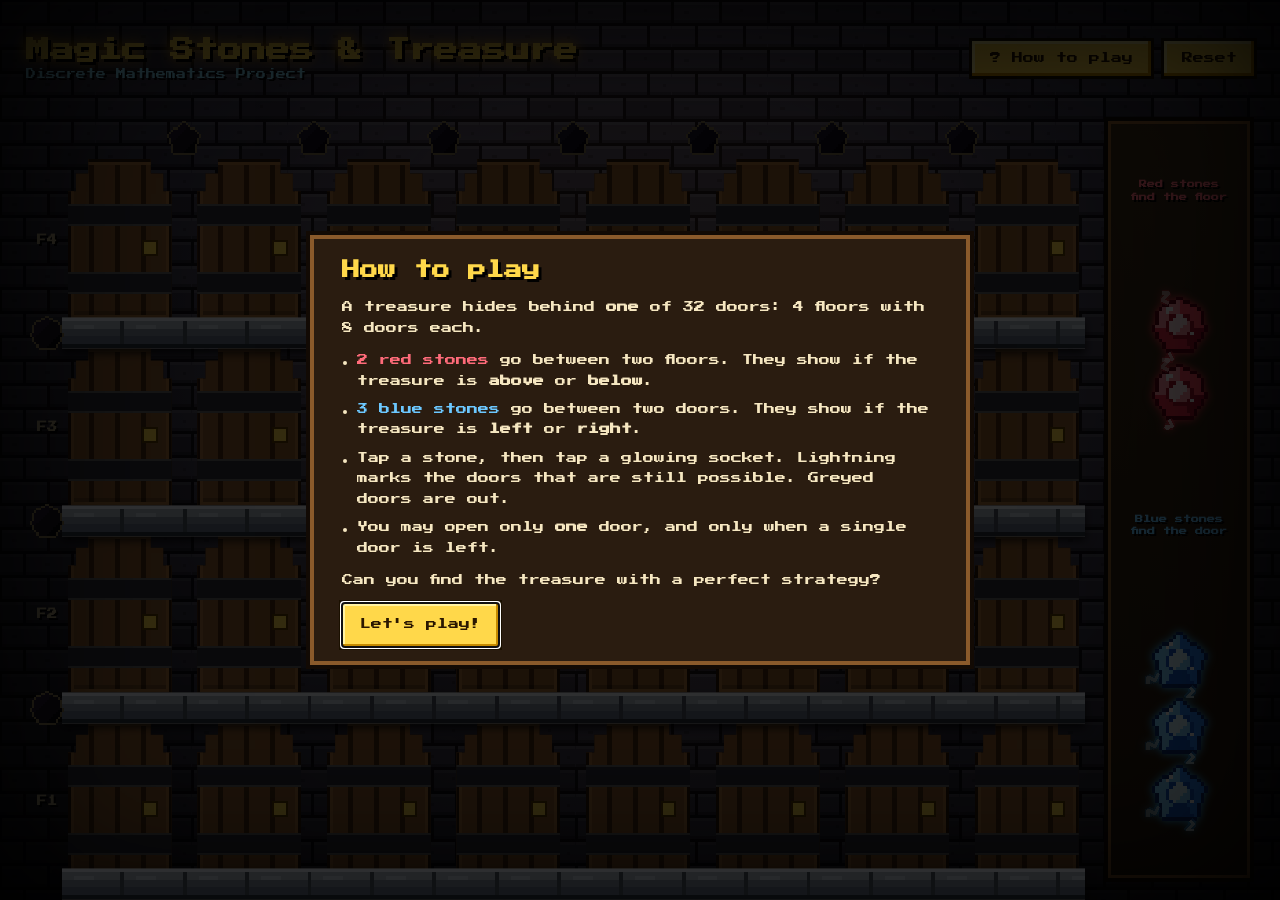
<file: index.html>
<!DOCTYPE html>
<html lang="en">
<head>
<meta charset="utf-8">
<meta name="viewport" content="width=device-width,initial-scale=1">
<title>Magic Stones &amp; Treasure</title>
<!-- Third-party: Google Font "Press Start 2P" (pixel font). Falls back to monospace offline. -->
<link rel="preconnect" href="https://fonts.googleapis.com">
<link rel="preconnect" href="https://fonts.gstatic.com" crossorigin>
<link href="https://fonts.googleapis.com/css2?family=Press+Start+2P&display=swap" rel="stylesheet">
<link rel="stylesheet" href="style.css">
</head>
<body>
<header>
  <div><h1>Magic Stones &amp; Treasure</h1><p>Discrete Mathematics Project</p></div>
  <div class="btns"><button id="helpBtn" class="pbtn">? How to play</button><button id="resetBtn" class="pbtn">Reset</button></div>
</header>
<main>
  <section id="board">
    <div id="top"></div><div id="left"></div><div id="doors"></div><div id="floors"></div>
    <svg id="bolts" xmlns="http://www.w3.org/2000/svg"></svg>
  </section>
  <aside class="tray">
    <h3 class="r">Red stones<br>find the floor</h3><div class="row" id="reds"></div>
    <h3 class="b">Blue stones<br>find the door</h3><div class="row" id="blues"></div>
  </aside>
</main>
<div id="msg"></div>
<div id="end"></div>
<div id="fx"></div>
<dialog id="help">
  <h2>How to play</h2>
  <p>A treasure hides behind <b>one</b> of 32 doors: 4 floors with 8 doors each.</p>
  <ul>
    <li><span class="r">2 red stones</span> go between two floors. They show if the treasure is <b>above</b> or <b>below</b>.</li>
    <li><span class="b">3 blue stones</span> go between two doors. They show if the treasure is <b>left</b> or <b>right</b>.</li>
    <li>Tap a stone, then tap a glowing socket. Lightning marks the doors that are still possible. Greyed doors are out.</li>
    <li>You may open only <b>one</b> door, and only when a single door is left.</li>
  </ul>
  <p>Can you find the treasure with a perfect strategy?</p>
  <form method="dialog"><button class="pbtn">Let's play!</button></form>
</dialog>
<div id="rotate">Please rotate your device to landscape</div>
<script src="game.js"></script>
</body>
</html>
</file>
<file: style.css>
:root{--s:clamp(18px,4.8vh,34px);--gx:clamp(8px,2vw,26px);--gy:clamp(8px,2.8vh,26px);--rail:calc(var(--s) + 8px);--gold:#ffd84a;--ink:#f6e7c1}
*{box-sizing:border-box}
html,body{height:100%;margin:0}
body{display:flex;flex-direction:column;height:100dvh;overflow:hidden;font-family:'Press Start 2P',monospace;color:var(--ink);user-select:none;-webkit-tap-highlight-color:transparent;
background:radial-gradient(ellipse at 50% 35%,#0000 30%,#000c 100%),url(assets/bricks.svg) 0 0/96px 48px #2b2538}
body::before{content:'';position:fixed;inset:0;pointer-events:none;background:radial-gradient(circle at 50% 40%,#ff9a3022,#0000 60%);animation:flicker 2.3s infinite}
body::after{content:'';position:fixed;inset:0;pointer-events:none;box-shadow:inset 0 0 18vh #000}
@keyframes flicker{0%,100%{opacity:.6}30%{opacity:1}55%{opacity:.5}75%{opacity:.9}}
header{display:flex;justify-content:space-between;align-items:center;height:13vh;padding:0 2vw}
h1{margin:0;font-size:clamp(10px,3.2vh,24px);color:var(--gold);text-shadow:3px 3px #000,0 0 14px #fa0}
header p{margin:.8vh 0 0;font-size:clamp(6px,1.5vh,10px);color:#8fe3ff;text-shadow:2px 2px #000}
.btns{display:flex;gap:1vw}
.pbtn{font:inherit;font-size:clamp(7px,1.7vh,11px);color:#2a1700;background:var(--gold);border:0;padding:1.3vh 1.4vw;cursor:pointer;box-shadow:inset -3px -3px 0 #c58a00,inset 3px 3px 0 #fff2a0,0 0 0 3px #1a1000}
.pbtn:hover{filter:brightness(1.15)}.pbtn:active{transform:translateY(2px)}
main{flex:1;display:flex;gap:2vw;padding:0 2vw 2vh;min-height:0}
#board{flex:1;display:grid;grid-template-columns:var(--rail) 1fr;grid-template-rows:var(--rail) 1fr;position:relative;min-width:0;min-height:0}
#top,#doors{grid-column:2;display:grid;grid-template-columns:repeat(8,1fr);column-gap:var(--gx)}
#top{grid-row:1}
#left{grid-row:2;display:grid;grid-template-rows:repeat(4,1fr);row-gap:var(--gy)}
#left{grid-column:1}
#doors{grid-row:2;grid-template-rows:repeat(4,1fr);row-gap:var(--gy)}
.cell{position:relative;display:grid;place-items:center}
.cell b{font-size:clamp(6px,1.6vh,10px);color:#c9b98f;text-shadow:2px 2px #000}
#floors{position:absolute;inset:0;pointer-events:none;z-index:1}
.floor{position:absolute;height:calc(var(--gy) + 6px);transform:translateY(-50%);background:url(assets/floor.svg) 0 0/auto 100% repeat-x;image-rendering:pixelated;box-shadow:0 5px 8px #000b}
/* sockets */
.socket{position:absolute;width:var(--s);height:var(--s);z-index:3;background:center/100% 100% no-repeat;image-rendering:pixelated}
.socket.red{background-image:url(assets/socket-red.svg)}.socket.blue{background-image:url(assets/socket-blue.svg)}
#top .socket{left:calc(100% + var(--gx)/2);top:50%;transform:translate(-50%,-50%)}
#left .socket{top:calc(100% + var(--gy)/2);left:50%;transform:translate(-50%,-50%)}
.socket.ready{cursor:pointer;animation:ready .6s infinite alternate}
@keyframes ready{to{filter:drop-shadow(0 0 7px #ffe066) brightness(2.4)}}
.socket.full:empty{opacity:.3}
/* stones (pixel art) */
.stone{--c:#3ab7ff;width:var(--s);aspect-ratio:1;position:relative;filter:drop-shadow(0 0 4px var(--c));cursor:pointer}
.stone.red{--c:#ff3b4e}
.stone>img{position:absolute;left:-18.75%;top:-18.75%;width:137.5%;height:137.5%;image-rendering:pixelated}
.stone .arr{position:absolute;left:12%;top:12%;width:76%;height:76%;overflow:visible}
.stone.idle{animation:surge 4.8s ease-in-out infinite}
.stone.sel{animation-duration:2s}
@keyframes surge{0%,100%{filter:drop-shadow(0 0 3px var(--c)) brightness(1)}45%{filter:drop-shadow(0 0 4px var(--c)) brightness(1.05)}60%{filter:drop-shadow(0 0 10px var(--c)) brightness(1.5)}75%{filter:drop-shadow(0 0 5px var(--c)) brightness(1.1)}}
.socket:not(.full):not(.ready){animation:ember 5s ease-in-out infinite}
@keyframes ember{50%{filter:drop-shadow(0 0 3px #7a5cff) brightness(1.5)}}
.stone.spent{animation:drop .45s;filter:drop-shadow(0 0 2px var(--c)) saturate(.7) brightness(.9);position:absolute;inset:0;width:100%;cursor:default}
@keyframes drop{0%{transform:scale(2.2);opacity:0}70%{transform:scale(.9)}100%{transform:scale(1);opacity:1}}
.stone.used{opacity:.15;animation:none;filter:none;pointer-events:none}
/* tray */
.tray{width:clamp(90px,14vw,150px);display:flex;flex-direction:column;justify-content:space-around;align-items:center;text-align:center;padding:1.2vh 4px;background:linear-gradient(#3b2a17,#24170b);border:4px solid #120a04;box-shadow:inset 0 0 0 3px #8a5a2b}
.tray h3{margin:0;font-size:clamp(5px,1.3vh,8px);line-height:1.6;text-shadow:2px 2px #000}
.r{color:#ff6b7a}.b{color:#6cc8ff}
.row{display:flex;flex-direction:column;gap:1.2vh;align-items:center}
.tray .stone{--s:clamp(28px,9vh,56px)}
/* doors */
.door{position:relative;min-height:0;cursor:pointer;clip-path:polygon(0 20%,8% 20%,8% 9%,20% 9%,20% 0,80% 0,80% 9%,92% 9%,92% 20%,100% 20%,100% 100%,0 100%)}
.back{position:absolute;inset:0;background:#07050c;display:grid;place-items:end center;padding-bottom:6%}
.back img{width:70%;image-rendering:pixelated;animation:chest 1s infinite alternate}
@keyframes chest{to{transform:translateY(-6%);filter:drop-shadow(0 0 8px #ffd84a)}}
.leaf{position:absolute;inset:0;transform-origin:left center;transition:transform .9s cubic-bezier(.3,1.3,.5,1);
background:repeating-linear-gradient(90deg,#8d5a2c 0 20%,#4a2a10 20% 25%);box-shadow:inset 0 0 0 3px #2b1608,inset 0 0 0 6px #a6703a,inset 0 -10px 0 #0003}
.leaf::before,.leaf::after{content:'';position:absolute;left:0;right:0;height:11%;background:#2d2d38;border-block:2px solid #666}
.leaf::before{top:28%}.leaf::after{top:70%}
.leaf i{position:absolute;right:13%;top:50%;width:15%;aspect-ratio:1;background:var(--gold);border:2px solid #5a3b00;z-index:1}
.door.open .leaf{transform:perspective(400px) rotateY(-110deg)}
.door.open .back{background:radial-gradient(circle at 50% 70%,#ffe27a,#6a4a00)}
.door.live{animation:bob 1.2s ease-in-out infinite}
.door.live .leaf{animation:glow .9s infinite alternate}
@keyframes bob{50%{transform:translateY(-4%)}}
@keyframes glow{to{filter:brightness(1.4) saturate(1.3);box-shadow:inset 0 0 0 3px #2b1608,inset 0 0 0 6px #ffd86a,inset 0 0 16px #ffd86a}}
.door.zap{animation:flash .7s}
@keyframes flash{25%{filter:brightness(2.4) hue-rotate(-30deg)}}
.door.no{animation:no .4s}
@keyframes no{25%{transform:translateX(-8%)}75%{transform:translateX(8%)}}
.door.open{animation:none}
.door .leaf{transition:transform .9s cubic-bezier(.3,1.3,.5,1),filter .8s}
.door.dead .leaf{filter:grayscale(1) brightness(.5)}
.door::after{content:'';position:absolute;inset:0;z-index:2;opacity:0;transition:opacity .8s;pointer-events:none;
background:linear-gradient(45deg,#0000 45%,#000b 46% 54%,#0000 55%),linear-gradient(-45deg,#0000 45%,#000b 46% 54%,#0000 55%)}
.door.dead::after{opacity:1}
/* lightning */
#bolts{position:absolute;inset:0;width:100%;height:100%;pointer-events:none;z-index:5;overflow:visible}
.bolt{fill:none;stroke-linejoin:bevel;stroke-linecap:square;stroke-dasharray:1;stroke-dashoffset:1;animation:strike .8s var(--d) both}
.glow{stroke-width:9;opacity:.6}.glow.red{stroke:#ff3344}.glow.blue{stroke:#35a8ff}.core{stroke:#fff;stroke-width:3}
@keyframes strike{0%{stroke-dashoffset:1;opacity:1}35%{stroke-dashoffset:0;opacity:1}55%{opacity:.4}65%{opacity:1}100%{stroke-dashoffset:0;opacity:0}}
body.shake #board{animation:shake .4s}
@keyframes shake{20%{transform:translate(-5px,3px)}40%{transform:translate(5px,-3px)}60%{transform:translate(-3px,-2px)}80%{transform:translate(3px,2px)}}
.flash{position:fixed;inset:0;background:#fff;opacity:0;pointer-events:none;z-index:45;animation:fl .35s}
@keyframes fl{20%{opacity:.65}to{opacity:0}}
/* messages */
#msg{position:fixed;top:14vh;left:50%;transform:translate(-50%,-10px);z-index:40;max-width:80vw;text-align:center;line-height:1.6;padding:1.4vh 2vw;background:#2a1c10;color:var(--gold);font-size:clamp(7px,2vh,12px);box-shadow:0 0 0 3px #120a04,inset 0 0 0 3px #8a5a2b;opacity:0;transition:.25s;pointer-events:none}
#msg.show{opacity:1;transform:translate(-50%,0)}
#end{position:fixed;inset:0;z-index:50;display:none;place-items:center;background:#000b;overflow:hidden}
#end.show{display:grid}
#end.win::before{content:'';position:absolute;inset:-60%;background:repeating-conic-gradient(#ffd84a33 0 8deg,#0000 0 16deg);animation:spin 14s linear infinite}
@keyframes spin{to{transform:rotate(360deg)}}
.card{position:relative;display:flex;flex-direction:column;align-items:center;gap:2vh;text-align:center;padding:3vh 3vw;max-width:80vw;background:#2a1c10;box-shadow:0 0 0 4px #120a04,inset 0 0 0 4px #8a5a2b,0 0 40px #ffd84a66}
.card h2{margin:0;font-size:clamp(9px,3vh,20px);line-height:1.6;color:var(--gold);text-shadow:3px 3px #000}
.card img{height:24vh;image-rendering:pixelated;animation:trophy 1s infinite alternate ease-in-out;filter:drop-shadow(0 0 16px #ffd84a)}
@keyframes trophy{from{transform:translateY(0) rotate(-5deg)}to{transform:translateY(-8%) rotate(5deg) scale(1.06)}}
.coin{position:fixed;top:-60px;z-index:60;image-rendering:pixelated;pointer-events:none;animation:fall linear forwards}
@keyframes fall{to{transform:translateY(120vh) rotate(720deg)}}
/* dialog */
dialog{background:#2a1c10;color:var(--ink);border:0;max-width:min(82vw,660px);max-height:90vh;overflow:auto;padding:2vh 2.5vw;font-size:clamp(7px,1.7vh,11px);line-height:1.9;box-shadow:0 0 0 4px #120a04,inset 0 0 0 4px #8a5a2b}
dialog::backdrop{background:#000c}
dialog h2{margin:0 0 1vh;color:var(--gold);font-size:clamp(10px,2.8vh,18px);text-shadow:3px 3px #000}
dialog ul{padding-left:1.4em;margin:1vh 0}dialog li{margin:.8vh 0}
#rotate{display:none;position:fixed;inset:0;z-index:99;background:#150f20;place-items:center;text-align:center;font-size:12px;line-height:2;padding:20px}
@media (orientation:portrait){#rotate{display:grid}}
@media (prefers-reduced-motion:reduce){.door.live,.stone.idle{animation-duration:3s}}
</file>
